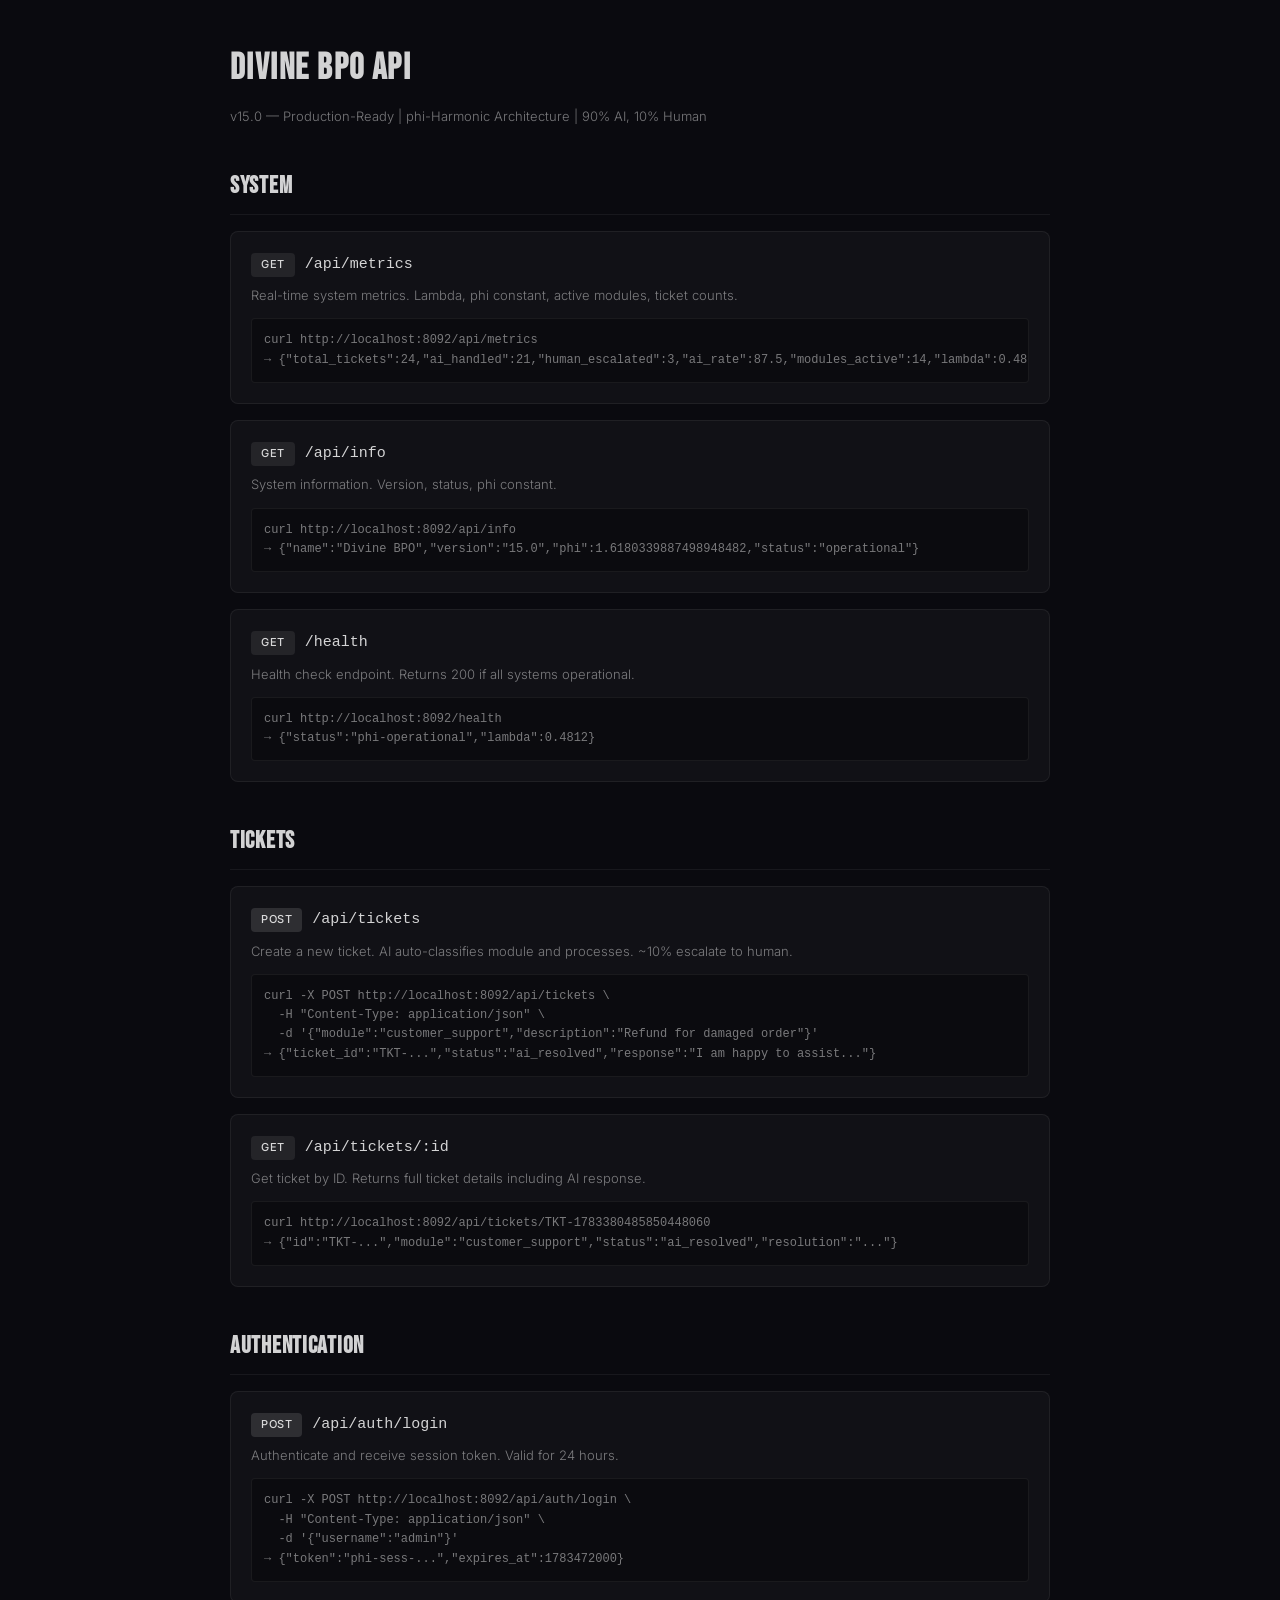
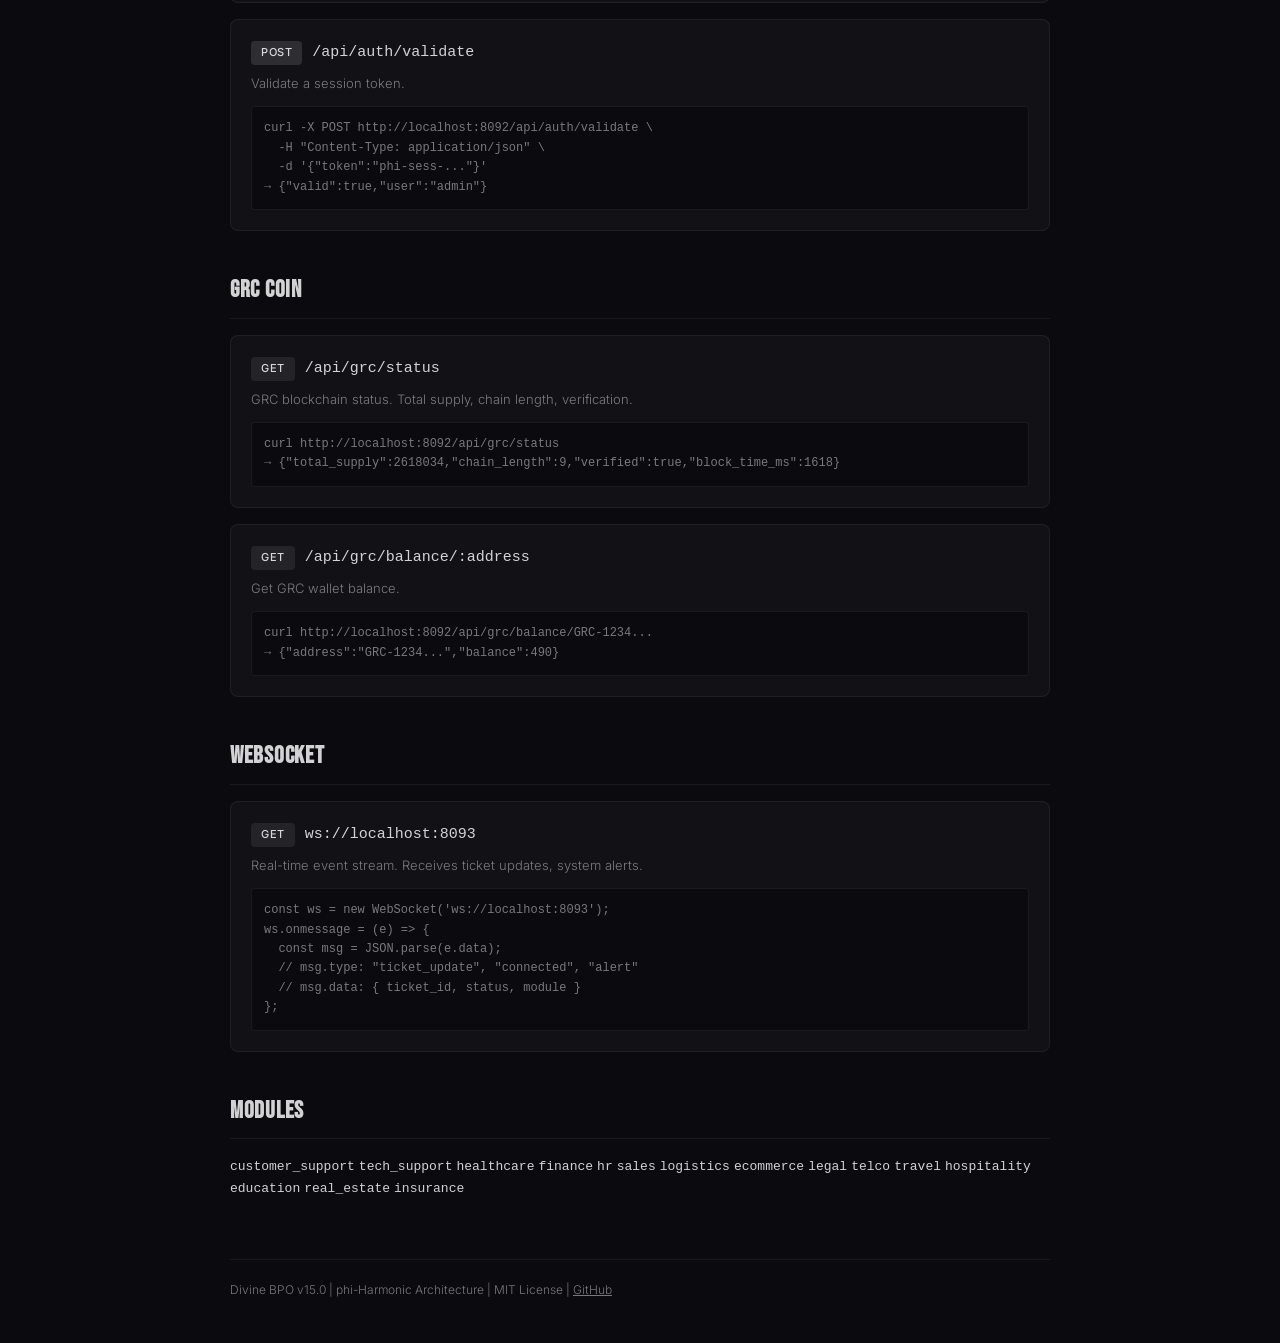
<file: public/api_docs.html>
<!DOCTYPE html>
<html lang="en">
<head>
<meta charset="UTF-8">
<meta name="viewport" content="width=device-width, initial-scale=1.0">
<title>Divine BPO — API Documentation v15.0</title>
<style>
  @import url('https://fonts.googleapis.com/css2?family=Bebas+Neue&family=Inter:wght@300;400;500&display=swap');
  :root {
    --bg: #0a0a0f; --surface: rgba(255,255,255,0.03); --border: rgba(255,255,255,0.06);
    --text: rgba(255,255,255,0.82); --muted: rgba(255,255,255,0.45); --accent: rgba(255,255,255,0.12);
    --font: 'Inter', sans-serif; --display: 'Bebas Neue', sans-serif;
  }
  * { margin: 0; padding: 0; box-sizing: border-box; }
  body { background: var(--bg); color: var(--text); font-family: var(--font); font-weight: 300; font-size: 14px; line-height: 1.618; padding: 40px; max-width: 900px; margin: 0 auto; }
  h1 { font-family: var(--display); font-size: 36px; letter-spacing: 0.04em; margin-bottom: 8px; }
  h2 { font-family: var(--display); font-size: 24px; letter-spacing: 0.03em; margin: 40px 0 16px; padding-bottom: 8px; border-bottom: 1px solid var(--border); }
  h3 { font-size: 14px; font-weight: 500; margin: 24px 0 8px; color: var(--text); }
  .subtitle { color: var(--muted); font-size: 13px; margin-bottom: 32px; }
  .endpoint { background: var(--surface); border: 1px solid var(--border); border-radius: 8px; padding: 20px; margin-bottom: 16px; }
  .method { display: inline-block; padding: 3px 10px; border-radius: 4px; font-size: 11px; font-weight: 500; letter-spacing: 0.05em; margin-right: 10px; }
  .get { background: rgba(255,255,255,0.08); color: var(--text); }
  .post { background: rgba(255,255,255,0.12); color: var(--text); }
  .path { font-family: monospace; font-size: 15px; }
  .desc { color: var(--muted); font-size: 13px; margin: 8px 0 0; }
  pre { background: rgba(0,0,0,0.3); border: 1px solid var(--border); border-radius: 4px; padding: 12px; font-family: monospace; font-size: 12px; overflow-x: auto; margin: 12px 0 0; color: var(--muted); }
  code { color: var(--text); }
  .status { display: inline-block; padding: 2px 8px; border-radius: 4px; font-size: 11px; margin-left: 8px; }
  .ok { background: rgba(255,255,255,0.06); color: var(--muted); }
  .footer { margin-top: 60px; padding-top: 20px; border-top: 1px solid var(--border); color: var(--muted); font-size: 12px; }
</style>
</head>
<body>

<h1>Divine BPO API</h1>
<p class="subtitle">v15.0 — Production-Ready | phi-Harmonic Architecture | 90% AI, 10% Human</p>

<h2>System</h2>

<div class="endpoint">
  <span class="method get">GET</span><span class="path">/api/metrics</span>
  <p class="desc">Real-time system metrics. Lambda, phi constant, active modules, ticket counts.</p>
  <pre>curl http://localhost:8092/api/metrics
→ {"total_tickets":24,"ai_handled":21,"human_escalated":3,"ai_rate":87.5,"modules_active":14,"lambda":0.4812}</pre>
</div>

<div class="endpoint">
  <span class="method get">GET</span><span class="path">/api/info</span>
  <p class="desc">System information. Version, status, phi constant.</p>
  <pre>curl http://localhost:8092/api/info
→ {"name":"Divine BPO","version":"15.0","phi":1.6180339887498948482,"status":"operational"}</pre>
</div>

<div class="endpoint">
  <span class="method get">GET</span><span class="path">/health</span>
  <p class="desc">Health check endpoint. Returns 200 if all systems operational.</p>
  <pre>curl http://localhost:8092/health
→ {"status":"phi-operational","lambda":0.4812}</pre>
</div>

<h2>Tickets</h2>

<div class="endpoint">
  <span class="method post">POST</span><span class="path">/api/tickets</span>
  <p class="desc">Create a new ticket. AI auto-classifies module and processes. ~10% escalate to human.</p>
  <pre>curl -X POST http://localhost:8092/api/tickets \
  -H "Content-Type: application/json" \
  -d '{"module":"customer_support","description":"Refund for damaged order"}'
→ {"ticket_id":"TKT-...","status":"ai_resolved","response":"I am happy to assist..."}</pre>
</div>

<div class="endpoint">
  <span class="method get">GET</span><span class="path">/api/tickets/:id</span>
  <p class="desc">Get ticket by ID. Returns full ticket details including AI response.</p>
  <pre>curl http://localhost:8092/api/tickets/TKT-1783380485850448060
→ {"id":"TKT-...","module":"customer_support","status":"ai_resolved","resolution":"..."}</pre>
</div>

<h2>Authentication</h2>

<div class="endpoint">
  <span class="method post">POST</span><span class="path">/api/auth/login</span>
  <p class="desc">Authenticate and receive session token. Valid for 24 hours.</p>
  <pre>curl -X POST http://localhost:8092/api/auth/login \
  -H "Content-Type: application/json" \
  -d '{"username":"admin"}'
→ {"token":"phi-sess-...","expires_at":1783472000}</pre>
</div>

<div class="endpoint">
  <span class="method post">POST</span><span class="path">/api/auth/validate</span>
  <p class="desc">Validate a session token.</p>
  <pre>curl -X POST http://localhost:8092/api/auth/validate \
  -H "Content-Type: application/json" \
  -d '{"token":"phi-sess-..."}'
→ {"valid":true,"user":"admin"}</pre>
</div>

<h2>GRC Coin</h2>

<div class="endpoint">
  <span class="method get">GET</span><span class="path">/api/grc/status</span>
  <p class="desc">GRC blockchain status. Total supply, chain length, verification.</p>
  <pre>curl http://localhost:8092/api/grc/status
→ {"total_supply":2618034,"chain_length":9,"verified":true,"block_time_ms":1618}</pre>
</div>

<div class="endpoint">
  <span class="method get">GET</span><span class="path">/api/grc/balance/:address</span>
  <p class="desc">Get GRC wallet balance.</p>
  <pre>curl http://localhost:8092/api/grc/balance/GRC-1234...
→ {"address":"GRC-1234...","balance":490}</pre>
</div>

<h2>WebSocket</h2>

<div class="endpoint">
  <span class="method get">GET</span><span class="path">ws://localhost:8093</span>
  <p class="desc">Real-time event stream. Receives ticket updates, system alerts.</p>
  <pre>const ws = new WebSocket('ws://localhost:8093');
ws.onmessage = (e) => {
  const msg = JSON.parse(e.data);
  // msg.type: "ticket_update", "connected", "alert"
  // msg.data: { ticket_id, status, module }
};</pre>
</div>

<h2>Modules</h2>
<p class="desc" style="margin-top:8px">
  <code>customer_support</code> <code>tech_support</code> <code>healthcare</code> 
  <code>finance</code> <code>hr</code> <code>sales</code> <code>logistics</code> 
  <code>ecommerce</code> <code>legal</code> <code>telco</code> <code>travel</code> 
  <code>hospitality</code> <code>education</code> <code>real_estate</code> <code>insurance</code>
</p>

<div class="footer">
  Divine BPO v15.0 | phi-Harmonic Architecture | MIT License | 
  <a href="https://github.com/primordialomegazero/divineBPO" style="color:var(--muted)">GitHub</a>
</div>

</body>
</html>
</file>
